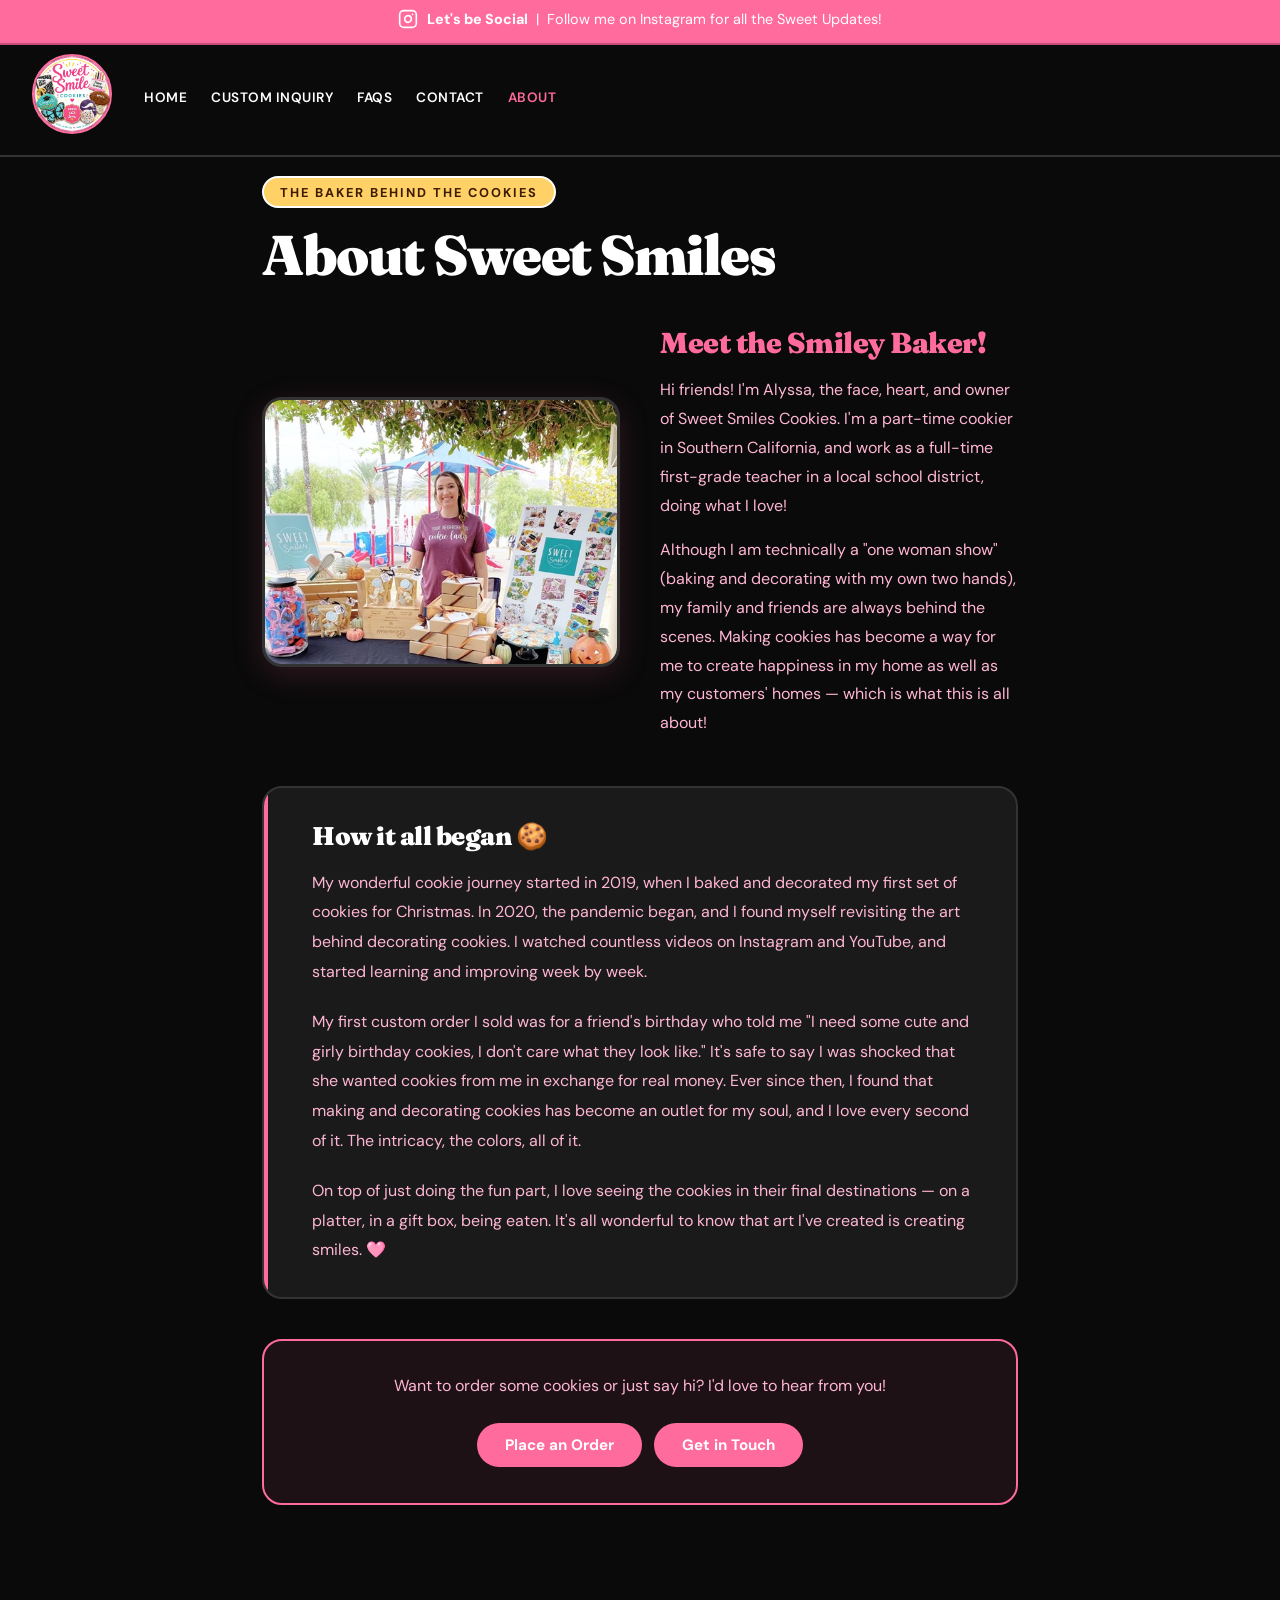
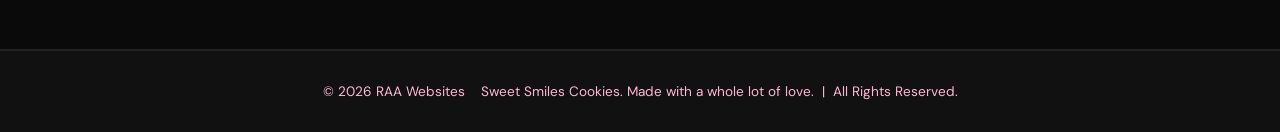
<file: about.html>
<!-- © 2026 RAA Websites. All Rights Reserved. Unauthorized copying or reproduction of this website is strictly prohibited. -->
<!DOCTYPE html>
<html lang="en">
<head>
<meta charset="UTF-8">
<meta name="viewport" content="width=device-width, initial-scale=1.0">
  <meta name="author" content="RAA Websites">
  <meta name="copyright" content="© 2026 RAA Websites. All rights reserved. Unauthorized copying or reproduction of this website is strictly prohibited.">
<title>About — Sweet Smiles Cookies</title>
<link href="https://fonts.googleapis.com/css2?family=Fraunces:wght@700;900&family=DM+Sans:wght@400;500;600&display=swap" rel="stylesheet">
<style>
  *, *::before, *::after { box-sizing: border-box; margin: 0; padding: 0; }
  :root { --pink: #FF6B9D; --pink-dark: #C94D7A; --yellow: #FFD166; }
  body { font-family: 'DM Sans', sans-serif; background: #0a0a0a; color: #ffffff; overflow-x: hidden; }

  .social-bar { background: var(--pink); padding: 0.55rem 2rem; text-align: center; position: fixed; top: 0; left: 0; right: 0; z-index: 101; border-bottom: 2px solid #C94D7A; }
  .social-bar-link { display: inline-flex; align-items: center; gap: 0.6rem; text-decoration: none; color: #ffffff; font-size: 0.9rem; transition: opacity 0.2s; }
  .social-bar-link:hover { opacity: 0.85; }
  .social-bar-text strong { font-weight: 800; }

  nav { position: fixed; top: 38px; left: 0; right: 0; z-index: 100; display: flex; align-items: center; justify-content: flex-start; gap: 2rem; padding: 1rem 2rem; background: #0a0a0a; border-bottom: 2px solid #333; }
  .nav-logo img { height: 80px; width: 80px; border-radius: 50%; object-fit: cover; border: 2px solid var(--pink); }
  nav ul { list-style: none; display: flex; gap: 1.5rem; flex-wrap: wrap; }
  nav ul a { text-decoration: none; font-weight: 600; font-size: 0.85rem; color: #ffffff; letter-spacing: 0.5px; text-transform: uppercase; transition: color 0.2s; }
  nav ul a:hover, nav ul a.active { color: var(--pink); }

  /* PAGE */
  .page-wrapper { max-width: 820px; margin: 0 auto; padding: 11rem 2rem 6rem; }

  .page-label { display: inline-block; background: var(--yellow); color: #3D1C00; font-weight: 700; font-size: 0.8rem; text-transform: uppercase; letter-spacing: 2px; padding: 0.35rem 1rem; border-radius: 999px; border: 2px solid #ffffff; margin-bottom: 1rem; }

  .page-title { font-family: 'Fraunces', serif; font-size: clamp(2.2rem, 5vw, 3.5rem); font-weight: 900; letter-spacing: -1.5px; color: #ffffff; margin-bottom: 2.5rem; line-height: 1.1; }

  /* HERO PHOTO + INTRO */
  .about-hero { display: grid; grid-template-columns: 1fr 1fr; gap: 2.5rem; align-items: center; margin-bottom: 3rem; }

  .about-photo { border-radius: 20px; overflow: hidden; border: 3px solid #333; box-shadow: 0 8px 32px rgba(255,107,157,0.15); }
  .about-photo img { width: 100%; height: 100%; object-fit: cover; display: block; }

  .about-intro { display: flex; flex-direction: column; gap: 1rem; }

  .about-intro h2 { font-family: 'Fraunces', serif; font-size: 1.8rem; font-weight: 900; color: var(--pink); letter-spacing: -0.5px; line-height: 1.2; }

  .about-intro p { color: #FFB6D4; font-size: 1rem; line-height: 1.8; }

  /* STORY SECTION */
  .story-section { background: #1a1a1a; border: 2px solid #333; border-radius: 20px; padding: 2rem; margin-bottom: 2rem; position: relative; overflow: hidden; }

  .story-section::before { content: ''; position: absolute; top: 0; left: 0; width: 4px; height: 100%; background: var(--pink); border-radius: 4px 0 0 4px; }

  .story-section h2 { font-family: 'Fraunces', serif; font-size: 1.6rem; font-weight: 900; color: #ffffff; letter-spacing: -0.5px; margin-bottom: 1rem; padding-left: 1rem; }

  .story-section p { color: #FFB6D4; font-size: 1rem; line-height: 1.85; padding-left: 1rem; }

  /* CTA */
  .about-cta { text-align: center; margin-top: 2.5rem; padding: 2rem; background: rgba(255,107,157,0.08); border: 2px solid var(--pink); border-radius: 20px; }

  .about-cta p { color: #FFB6D4; font-size: 1rem; margin-bottom: 1.25rem; line-height: 1.6; }

  .btn-pink { display: inline-block; background: var(--pink); color: #ffffff; padding: 0.75rem 1.75rem; border-radius: 999px; font-weight: 700; font-size: 0.95rem; text-decoration: none; transition: background 0.2s, transform 0.15s; margin: 0.25rem; }
  .btn-pink:hover { background: var(--pink-dark); transform: translateY(-2px); }

  footer { background: #111111; color: #FFB6D4; padding: 2rem; text-align: center; font-size: 0.85rem; border-top: 2px solid #222; margin-top: 3rem; }

  @media (max-width: 720px) {
    .nav-logo img { height: 44px !important; width: 44px !important; }
    nav { gap: 0.75rem; padding: 0.6rem 0.8rem; }
    nav ul a { font-size: 0.65rem !important; letter-spacing: 0 !important; }
    nav ul { gap: 0.4rem !important; }
    .page-wrapper { padding: 10rem 1.25rem 4rem; }
    .about-hero { grid-template-columns: 1fr; }
    .about-photo { max-height: 320px; }
  }
</style>
</head>
<body>

<div class="social-bar">
  <a href="https://www.instagram.com/sweetsmilescookies" target="_blank" class="social-bar-link">
    <svg xmlns="http://www.w3.org/2000/svg" width="20" height="20" viewBox="0 0 24 24" fill="none" stroke="currentColor" stroke-width="2" stroke-linecap="round" stroke-linejoin="round">
      <rect x="2" y="2" width="20" height="20" rx="5" ry="5"></rect>
      <path d="M16 11.37A4 4 0 1 1 12.63 8 4 4 0 0 1 16 11.37z"></path>
      <line x1="17.5" y1="6.5" x2="17.51" y2="6.5"></line>
    </svg>
    <span class="social-bar-text"><strong>Let's be Social</strong> &nbsp;|&nbsp; Follow me on Instagram for all the Sweet Updates!</span>
  </a>
</div>

<nav>
  <a href="index.html" class="nav-logo">
    <img src="[data-uri]" alt="Sweet Smiles Cookies" />
  </a>
  <ul>
    <li><a href="index.html">Home</a></li>
    <li><a href="inquiry.html">Custom Inquiry</a></li>
    <li><a href="faqs.html">FAQs</a></li>
    <li><a href="contact.html">Contact</a></li>
    <li><a href="about.html" class="active">About</a></li>
  </ul>
</nav>

<div class="page-wrapper">
  <span class="page-label">The Baker Behind the Cookies</span>
  <h1 class="page-title">About Sweet Smiles</h1>

  <!-- HERO: photo + meet intro -->
  <div class="about-hero">
    <div class="about-photo">
      <img src="[data-uri]" alt="Alyssa — Sweet Smiles Cookies" />
    </div>
    <div class="about-intro">
      <h2>Meet the Smiley Baker!</h2>
      <p>Hi friends! I'm Alyssa, the face, heart, and owner of Sweet Smiles Cookies. I'm a part-time cookier in Southern California, and work as a full-time first-grade teacher in a local school district, doing what I love!</p>
      <p>Although I am technically a "one woman show" (baking and decorating with my own two hands), my family and friends are always behind the scenes. Making cookies has become a way for me to create happiness in my home as well as my customers' homes — which is what this is all about!</p>
    </div>
  </div>

  <!-- STORY -->
  <div class="story-section">
    <h2>How it all began 🍪</h2>
    <p>My wonderful cookie journey started in 2019, when I baked and decorated my first set of cookies for Christmas. In 2020, the pandemic began, and I found myself revisiting the art behind decorating cookies. I watched countless videos on Instagram and YouTube, and started learning and improving week by week.</p>
    <br>
    <p>My first custom order I sold was for a friend's birthday who told me "I need some cute and girly birthday cookies, I don't care what they look like." It's safe to say I was shocked that she wanted cookies from me in exchange for real money. Ever since then, I found that making and decorating cookies has become an outlet for my soul, and I love every second of it. The intricacy, the colors, all of it.</p>
    <br>
    <p>On top of just doing the fun part, I love seeing the cookies in their final destinations — on a platter, in a gift box, being eaten. It's all wonderful to know that art I've created is creating smiles. 🩷</p>
  </div>

  <!-- CTA -->
  <div class="about-cta">
    <p>Want to order some cookies or just say hi? I'd love to hear from you!</p>
    <a href="inquiry.html" class="btn-pink">Place an Order</a>
    <a href="contact.html" class="btn-pink">Get in Touch</a>
  </div>
</div>

<footer>
  © 2026 RAA Websites &nbsp;&nbsp; Sweet Smiles Cookies. Made with a whole lot of love. &nbsp;|&nbsp; All Rights Reserved.
</footer>


<script>
  // © 2026 RAA Websites — All Rights Reserved
  // Unauthorized copying, reproduction, or distribution of this website
  // or its contents is strictly prohibited without written permission from RAA Websites.

  // Disable right-click
  document.addEventListener('contextmenu', function(e) {
    e.preventDefault();
    alert('© 2026 RAA Websites. This content is protected by copyright.');
  });

  // Disable Ctrl+U (view source), Ctrl+S (save), Ctrl+Shift+I (dev tools)
  document.addEventListener('keydown', function(e) {
    if (
      (e.ctrlKey && e.key === 'u') ||
      (e.ctrlKey && e.key === 's') ||
      (e.ctrlKey && e.shiftKey && e.key === 'I') ||
      (e.ctrlKey && e.shiftKey && e.key === 'J') ||
      (e.ctrlKey && e.shiftKey && e.key === 'C') ||
      e.key === 'F12'
    ) {
      e.preventDefault();
      alert('© 2026 RAA Websites. This content is protected by copyright.');
    }
  });
</script>
</body>
</html>
</file>
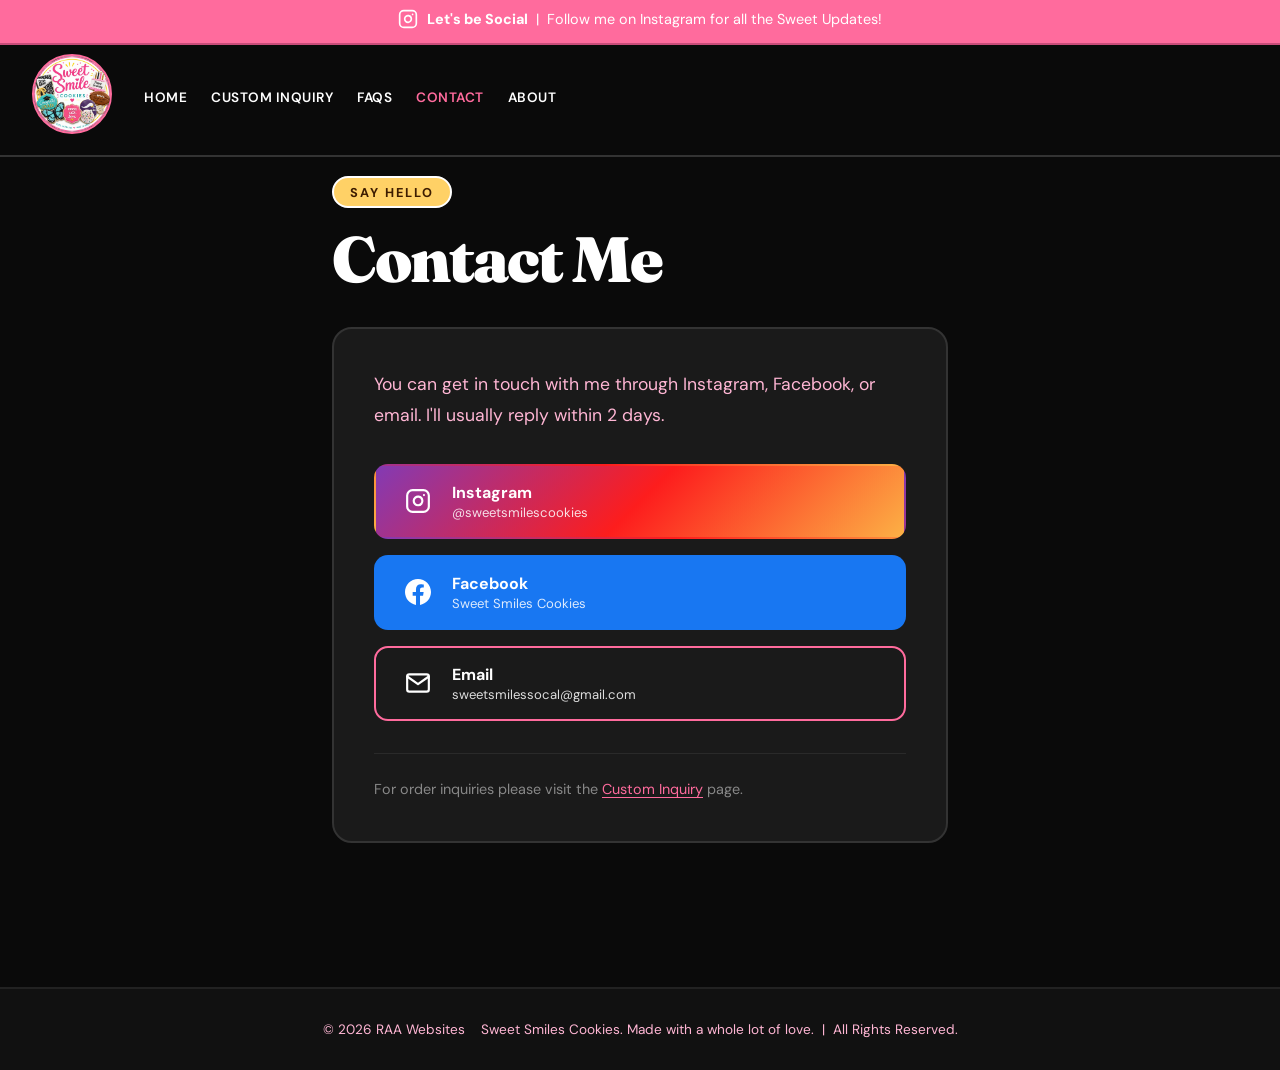
<file: contact.html>
<!-- © 2026 RAA Websites. All Rights Reserved. Unauthorized copying or reproduction of this website is strictly prohibited. -->
<!DOCTYPE html>
<html lang="en">
<head>
<meta charset="UTF-8">
<meta name="viewport" content="width=device-width, initial-scale=1.0">
  <meta name="author" content="RAA Websites">
  <meta name="copyright" content="© 2026 RAA Websites. All rights reserved. Unauthorized copying or reproduction of this website is strictly prohibited.">
<title>Contact — Sweet Smiles Cookies</title>
<link href="https://fonts.googleapis.com/css2?family=Fraunces:wght@700;900&family=DM+Sans:wght@400;500;600&display=swap" rel="stylesheet">
<style>
  *, *::before, *::after { box-sizing: border-box; margin: 0; padding: 0; }
  :root { --pink: #FF6B9D; --pink-dark: #C94D7A; --yellow: #FFD166; }
  body { font-family: 'DM Sans', sans-serif; background: #0a0a0a; color: #ffffff; overflow-x: hidden; }

  .social-bar { background: var(--pink); padding: 0.55rem 2rem; text-align: center; position: fixed; top: 0; left: 0; right: 0; z-index: 101; border-bottom: 2px solid #C94D7A; }
  .social-bar-link { display: inline-flex; align-items: center; gap: 0.6rem; text-decoration: none; color: #ffffff; font-size: 0.9rem; transition: opacity 0.2s; }
  .social-bar-link:hover { opacity: 0.85; }
  .social-bar-text strong { font-weight: 800; }

  nav { position: fixed; top: 38px; left: 0; right: 0; z-index: 100; display: flex; align-items: center; justify-content: flex-start; gap: 2rem; padding: 1rem 2rem; background: #0a0a0a; border-bottom: 2px solid #333; }
  .nav-logo img { height: 80px; width: 80px; border-radius: 50%; object-fit: cover; border: 2px solid var(--pink); }
  nav ul { list-style: none; display: flex; gap: 1.5rem; flex-wrap: wrap; }
  nav ul a { text-decoration: none; font-weight: 600; font-size: 0.85rem; color: #ffffff; letter-spacing: 0.5px; text-transform: uppercase; transition: color 0.2s; }
  nav ul a:hover, nav ul a.active { color: var(--pink); }

  .page-wrapper { max-width: 680px; margin: 0 auto; padding: 11rem 2rem 6rem; }

  .page-label { display: inline-block; background: var(--yellow); color: #3D1C00; font-weight: 700; font-size: 0.8rem; text-transform: uppercase; letter-spacing: 2px; padding: 0.35rem 1rem; border-radius: 999px; border: 2px solid #ffffff; margin-bottom: 1rem; }

  .page-title { font-family: 'Fraunces', serif; font-size: clamp(2.5rem, 6vw, 4rem); font-weight: 900; letter-spacing: -2px; color: #ffffff; margin-bottom: 2rem; line-height: 1.1; }

  .contact-card { background: #1a1a1a; border: 2px solid #333; border-radius: 20px; padding: 2.5rem; }

  .contact-intro { font-size: 1.1rem; color: #FFB6D4; line-height: 1.8; margin-bottom: 2rem; }
  .contact-intro a { color: var(--pink); text-decoration: underline; text-underline-offset: 3px; }
  .contact-intro a:hover { color: #ffffff; }

  .contact-channels { display: flex; flex-direction: column; gap: 1rem; margin-bottom: 2rem; }

  .channel-btn { display: flex; align-items: center; gap: 1rem; padding: 1rem 1.5rem; border-radius: 14px; text-decoration: none; font-weight: 700; font-size: 1rem; transition: transform 0.15s, opacity 0.2s; border: 2px solid transparent; }
  .channel-btn:hover { transform: translateY(-3px); opacity: 0.9; }

  .channel-instagram { background: linear-gradient(135deg, #833ab4, #fd1d1d, #fcb045); color: #ffffff; }
  .channel-facebook { background: #1877f2; color: #ffffff; }
  .channel-email { background: #1a1a1a; color: #ffffff; border-color: var(--pink); }
  .channel-email:hover { background: rgba(255,107,157,0.1); }

  .channel-icon { width: 36px; height: 36px; display: flex; align-items: center; justify-content: center; flex-shrink: 0; }

  .channel-text { display: flex; flex-direction: column; }
  .channel-name { font-size: 1rem; font-weight: 700; }
  .channel-handle { font-size: 0.82rem; opacity: 0.85; font-weight: 400; margin-top: 1px; }

  .reply-note { font-size: 0.9rem; color: #888; line-height: 1.6; padding-top: 1.5rem; border-top: 1px solid #2a2a2a; }
  .reply-note a { color: var(--pink); text-decoration: underline; text-underline-offset: 3px; }
  .reply-note a:hover { color: #ffffff; }

  footer { background: #111111; color: #FFB6D4; padding: 2rem; text-align: center; font-size: 0.85rem; border-top: 2px solid #222; margin-top: 3rem; }

  @media (max-width: 720px) {
    .nav-logo img { height: 44px !important; width: 44px !important; }
    nav { gap: 0.75rem; padding: 0.6rem 0.8rem; }
    nav ul a { font-size: 0.65rem !important; letter-spacing: 0 !important; }
    nav ul { gap: 0.4rem !important; }
    .page-wrapper { padding: 10rem 1.25rem 4rem; }
  }
</style>
</head>
<body>

<div class="social-bar">
  <a href="https://www.instagram.com/sweetsmilescookies" target="_blank" class="social-bar-link">
    <svg xmlns="http://www.w3.org/2000/svg" width="20" height="20" viewBox="0 0 24 24" fill="none" stroke="currentColor" stroke-width="2" stroke-linecap="round" stroke-linejoin="round">
      <rect x="2" y="2" width="20" height="20" rx="5" ry="5"></rect>
      <path d="M16 11.37A4 4 0 1 1 12.63 8 4 4 0 0 1 16 11.37z"></path>
      <line x1="17.5" y1="6.5" x2="17.51" y2="6.5"></line>
    </svg>
    <span class="social-bar-text"><strong>Let's be Social</strong> &nbsp;|&nbsp; Follow me on Instagram for all the Sweet Updates!</span>
  </a>
</div>

<nav>
  <a href="index.html" class="nav-logo">
    <img src="[data-uri]" alt="Sweet Smiles Cookies" />
  </a>
  <ul>
    <li><a href="index.html">Home</a></li>
    <li><a href="inquiry.html">Custom Inquiry</a></li>
    <li><a href="faqs.html">FAQs</a></li>
    <li><a href="contact.html" class="active">Contact</a></li>
    <li><a href="about.html">About</a></li>
  </ul>
</nav>

<div class="page-wrapper">
  <span class="page-label">Say Hello</span>
  <h1 class="page-title">Contact Me</h1>

  <div class="contact-card">
    <p class="contact-intro">
      You can get in touch with me through Instagram, Facebook, or email. I'll usually reply within 2 days.
    </p>

    <div class="contact-channels">

      <!-- Instagram -->
      <a href="https://www.instagram.com/sweetsmilescookies" target="_blank" class="channel-btn channel-instagram">
        <span class="channel-icon">
          <svg xmlns="http://www.w3.org/2000/svg" width="26" height="26" viewBox="0 0 24 24" fill="none" stroke="currentColor" stroke-width="2" stroke-linecap="round" stroke-linejoin="round">
            <rect x="2" y="2" width="20" height="20" rx="5" ry="5"></rect>
            <path d="M16 11.37A4 4 0 1 1 12.63 8 4 4 0 0 1 16 11.37z"></path>
            <line x1="17.5" y1="6.5" x2="17.51" y2="6.5"></line>
          </svg>
        </span>
        <span class="channel-text">
          <span class="channel-name">Instagram</span>
          <span class="channel-handle">@sweetsmilescookies</span>
        </span>
      </a>

      <!-- Facebook -->
      <a href="https://www.facebook.com/sweetsmilescookies/" target="_blank" class="channel-btn channel-facebook">
        <span class="channel-icon">
          <svg xmlns="http://www.w3.org/2000/svg" width="26" height="26" viewBox="0 0 24 24" fill="currentColor">
            <path d="M24 12.073c0-6.627-5.373-12-12-12s-12 5.373-12 12c0 5.99 4.388 10.954 10.125 11.854v-8.385H7.078v-3.47h3.047V9.43c0-3.007 1.792-4.669 4.533-4.669 1.312 0 2.686.235 2.686.235v2.953H15.83c-1.491 0-1.956.925-1.956 1.874v2.25h3.328l-.532 3.47h-2.796v8.385C19.612 23.027 24 18.062 24 12.073z"/>
          </svg>
        </span>
        <span class="channel-text">
          <span class="channel-name">Facebook</span>
          <span class="channel-handle">Sweet Smiles Cookies</span>
        </span>
      </a>

      <!-- Email -->
      <a href="mailto:sweetsmilessocal@gmail.com" class="channel-btn channel-email">
        <span class="channel-icon">
          <svg xmlns="http://www.w3.org/2000/svg" width="26" height="26" viewBox="0 0 24 24" fill="none" stroke="currentColor" stroke-width="2" stroke-linecap="round" stroke-linejoin="round">
            <path d="M4 4h16c1.1 0 2 .9 2 2v12c0 1.1-.9 2-2 2H4c-1.1 0-2-.9-2-2V6c0-1.1.9-2 2-2z"></path>
            <polyline points="22,6 12,13 2,6"></polyline>
          </svg>
        </span>
        <span class="channel-text">
          <span class="channel-name">Email</span>
          <span class="channel-handle">sweetsmilessocal@gmail.com</span>
        </span>
      </a>

    </div>

    <p class="reply-note">
      For order inquiries please visit the <a href="inquiry.html">Custom Inquiry</a> page.
    </p>
  </div>
</div>

<footer>
  © 2026 RAA Websites &nbsp;&nbsp; Sweet Smiles Cookies. Made with a whole lot of love. &nbsp;|&nbsp; All Rights Reserved.
</footer>


<script>
  // © 2026 RAA Websites — All Rights Reserved
  // Unauthorized copying, reproduction, or distribution of this website
  // or its contents is strictly prohibited without written permission from RAA Websites.

  // Disable right-click
  document.addEventListener('contextmenu', function(e) {
    e.preventDefault();
    alert('© 2026 RAA Websites. This content is protected by copyright.');
  });

  // Disable Ctrl+U (view source), Ctrl+S (save), Ctrl+Shift+I (dev tools)
  document.addEventListener('keydown', function(e) {
    if (
      (e.ctrlKey && e.key === 'u') ||
      (e.ctrlKey && e.key === 's') ||
      (e.ctrlKey && e.shiftKey && e.key === 'I') ||
      (e.ctrlKey && e.shiftKey && e.key === 'J') ||
      (e.ctrlKey && e.shiftKey && e.key === 'C') ||
      e.key === 'F12'
    ) {
      e.preventDefault();
      alert('© 2026 RAA Websites. This content is protected by copyright.');
    }
  });
</script>
</body>
</html>
</file>
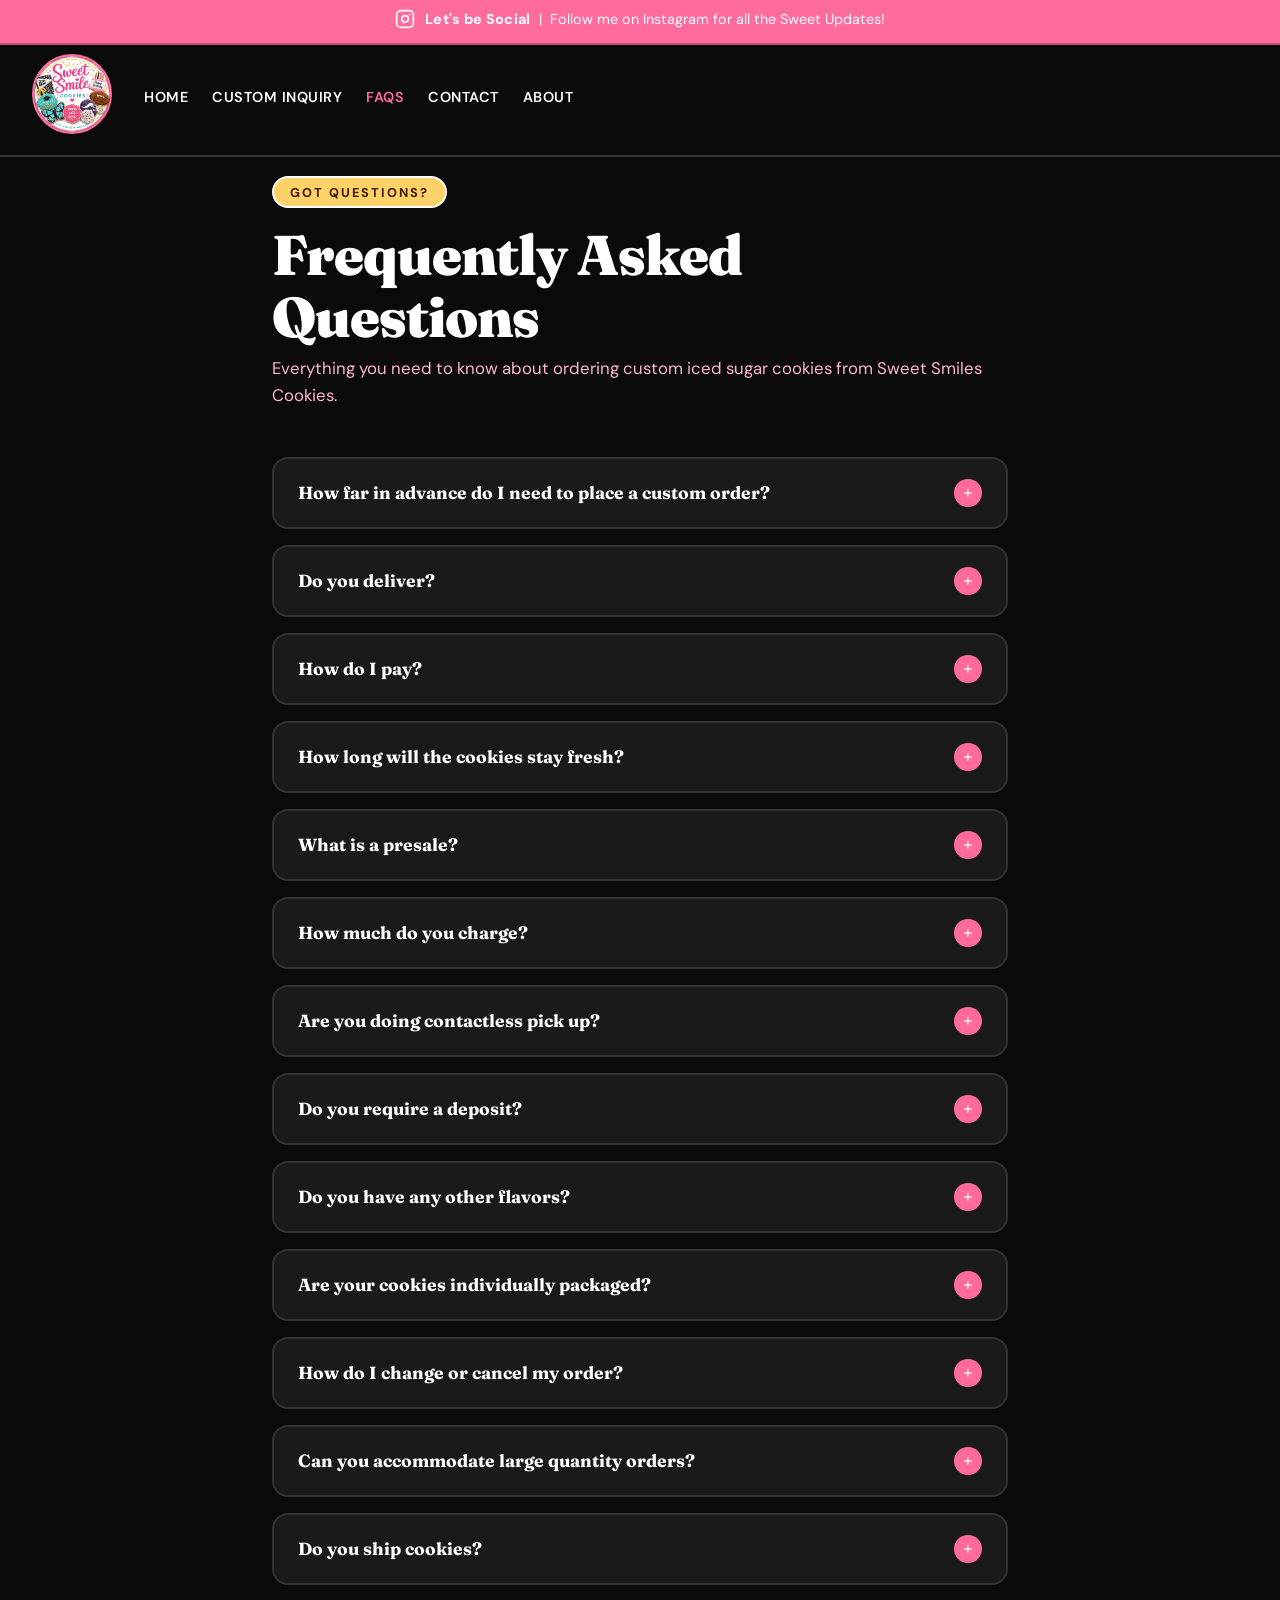
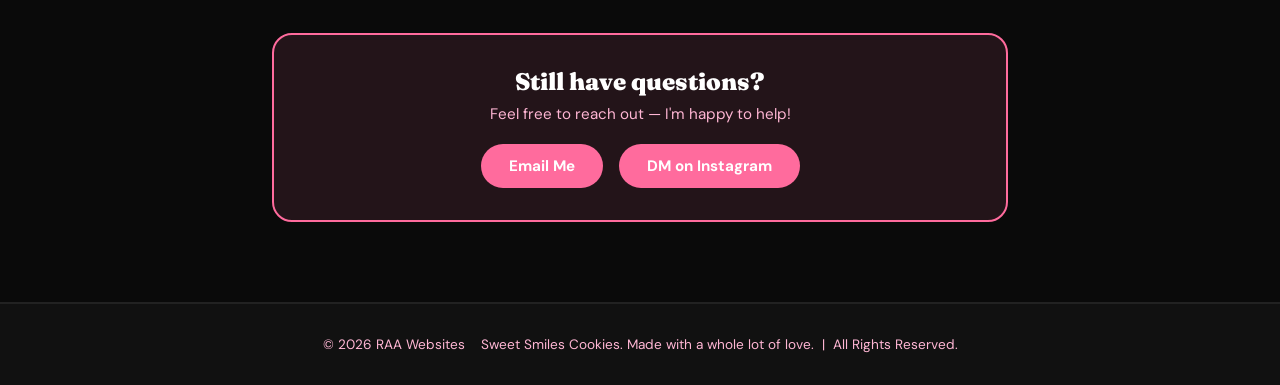
<file: faqs.html>
<!-- © 2026 RAA Websites. All Rights Reserved. Unauthorized copying or reproduction of this website is strictly prohibited. -->
<!DOCTYPE html>
<html lang="en">
<head>
<meta charset="UTF-8">
<meta name="viewport" content="width=device-width, initial-scale=1.0">
  <meta name="author" content="RAA Websites">
  <meta name="copyright" content="© 2026 RAA Websites. All rights reserved. Unauthorized copying or reproduction of this website is strictly prohibited.">
<title>FAQs — Sweet Smiles Cookies</title>
<link href="https://fonts.googleapis.com/css2?family=Fraunces:wght@700;900&family=DM+Sans:wght@400;500;600&display=swap" rel="stylesheet">
<style>
  *, *::before, *::after { box-sizing: border-box; margin: 0; padding: 0; }

  :root {
    --cream: #0a0a0a;
    --pink: #FF6B9D;
    --pink-dark: #C94D7A;
    --yellow: #FFD166;
    --brown: #ffffff;
    --warm-white: #111111;
  }

  body {
    font-family: 'DM Sans', sans-serif;
    background: #0a0a0a;
    color: #ffffff;
    overflow-x: hidden;
  }

  /* SOCIAL BAR */
  .social-bar {
    background: var(--pink);
    padding: 0.55rem 2rem;
    text-align: center;
    position: fixed;
    top: 0;
    left: 0;
    right: 0;
    z-index: 101;
    border-bottom: 2px solid #C94D7A;
  }

  .social-bar-link {
    display: inline-flex;
    align-items: center;
    gap: 0.6rem;
    text-decoration: none;
    color: #ffffff;
    font-size: 0.9rem;
    transition: opacity 0.2s;
  }

  .social-bar-link:hover { opacity: 0.85; }

  .social-bar-text strong {
    font-weight: 800;
    letter-spacing: 0.3px;
  }

  /* NAV */
  nav {
    position: fixed;
    top: 38px; left: 0; right: 0;
    z-index: 100;
    display: flex;
    align-items: center;
    justify-content: flex-start;
    gap: 2rem;
    padding: 1rem 2rem;
    background: #0a0a0a;
    border-bottom: 2px solid #333;
  }

  .nav-logo img {
    height: 80px;
    width: 80px;
    border-radius: 50%;
    object-fit: cover;
    border: 2px solid var(--pink);
  }

  nav ul {
    list-style: none;
    display: flex;
    gap: 1.5rem;
    flex-wrap: wrap;
  }

  nav ul a {
    text-decoration: none;
    font-weight: 600;
    font-size: 0.9rem;
    color: #ffffff;
    letter-spacing: 0.5px;
    text-transform: uppercase;
    transition: color 0.2s;
  }

  nav ul a:hover, nav ul a.active { color: var(--pink); }

  /* PAGE CONTENT */
  .page-wrapper {
    max-width: 800px;
    margin: 0 auto;
    padding: 11rem 2rem 5rem;
  }

  .page-label {
    display: inline-block;
    background: var(--yellow);
    color: #3D1C00;
    font-weight: 700;
    font-size: 0.8rem;
    text-transform: uppercase;
    letter-spacing: 2px;
    padding: 0.35rem 1rem;
    border-radius: 999px;
    border: 2px solid #ffffff;
    margin-bottom: 1rem;
  }

  .page-title {
    font-family: 'Fraunces', serif;
    font-size: clamp(2rem, 5vw, 3.5rem);
    font-weight: 900;
    letter-spacing: -1px;
    color: #ffffff;
    margin-bottom: 0.5rem;
    line-height: 1.1;
  }

  .page-subtitle {
    color: #FFB6D4;
    font-size: 1.05rem;
    margin-bottom: 3rem;
    line-height: 1.6;
  }

  /* FAQ ITEMS */
  .faq-list {
    display: flex;
    flex-direction: column;
    gap: 1rem;
  }

  .faq-item {
    background: #1a1a1a;
    border: 2px solid #333;
    border-radius: 16px;
    overflow: hidden;
    transition: border-color 0.2s;
  }

  .faq-item:hover {
    border-color: var(--pink);
  }

  .faq-question {
    width: 100%;
    background: none;
    border: none;
    padding: 1.25rem 1.5rem;
    text-align: left;
    cursor: pointer;
    display: flex;
    align-items: center;
    justify-content: space-between;
    gap: 1rem;
    color: #ffffff;
    font-family: 'Fraunces', serif;
    font-size: 1.1rem;
    font-weight: 700;
    line-height: 1.3;
  }

  .faq-question:hover {
    color: var(--pink);
  }

  .faq-icon {
    flex-shrink: 0;
    width: 28px;
    height: 28px;
    background: var(--pink);
    border-radius: 50%;
    display: flex;
    align-items: center;
    justify-content: center;
    font-size: 1.1rem;
    font-weight: 700;
    color: white;
    transition: transform 0.3s, background 0.2s;
    line-height: 1;
  }

  .faq-item.open .faq-icon {
    transform: rotate(45deg);
    background: var(--pink-dark);
  }

  .faq-answer {
    max-height: 0;
    overflow: hidden;
    transition: max-height 0.35s ease, padding 0.2s;
  }

  .faq-item.open .faq-answer {
    max-height: 500px;
  }

  .faq-answer-inner {
    padding: 0 1.5rem 1.25rem;
    color: #FFB6D4;
    font-size: 0.97rem;
    line-height: 1.75;
    border-top: 1px solid #333;
    padding-top: 1rem;
  }

  .faq-answer-inner a {
    color: var(--pink);
    text-decoration: underline;
    text-underline-offset: 3px;
  }

  .faq-answer-inner a:hover {
    color: #ffffff;
  }

  /* CTA */
  .faq-cta {
    margin-top: 3rem;
    background: rgba(255, 107, 157, 0.1);
    border: 2px solid var(--pink);
    border-radius: 20px;
    padding: 2rem;
    text-align: center;
  }

  .faq-cta h3 {
    font-family: 'Fraunces', serif;
    font-size: 1.5rem;
    font-weight: 900;
    color: #ffffff;
    margin-bottom: 0.5rem;
  }

  .faq-cta p {
    color: #FFB6D4;
    margin-bottom: 1.25rem;
    font-size: 0.95rem;
  }

  .btn-pink {
    display: inline-block;
    background: var(--pink);
    color: #ffffff;
    padding: 0.75rem 1.75rem;
    border-radius: 999px;
    font-weight: 700;
    font-size: 0.95rem;
    text-decoration: none;
    transition: background 0.2s, transform 0.15s;
  }

  .btn-pink:hover {
    background: var(--pink-dark);
    transform: translateY(-2px);
  }

  /* FOOTER */
  footer {
    background: #111111;
    color: #ffffff;
    padding: 2rem;
    text-align: center;
    font-size: 0.85rem;
    color: #FFB6D4;
    border-top: 2px solid #222;
  }

  /* RESPONSIVE */
  @media (max-width: 720px) {
    .nav-logo img { height: 44px !important; width: 44px !important; }
    nav { gap: 0.75rem; padding: 0.6rem 0.8rem; }
    nav ul a { font-size: 0.65rem !important; letter-spacing: 0 !important; }
    nav ul { gap: 0.4rem !important; }
    nav ul { display: flex; flex-wrap: wrap; gap: 0.6rem; }
    .page-wrapper { padding: 10rem 1.25rem 4rem; }
  }
</style>
</head>
<body>

<!-- SOCIAL BAR -->
<div class="social-bar">
  <a href="https://www.instagram.com/sweetsmilescookies" target="_blank" class="social-bar-link">
    <svg xmlns="http://www.w3.org/2000/svg" width="20" height="20" viewBox="0 0 24 24" fill="none" stroke="currentColor" stroke-width="2" stroke-linecap="round" stroke-linejoin="round">
      <rect x="2" y="2" width="20" height="20" rx="5" ry="5"></rect>
      <path d="M16 11.37A4 4 0 1 1 12.63 8 4 4 0 0 1 16 11.37z"></path>
      <line x1="17.5" y1="6.5" x2="17.51" y2="6.5"></line>
    </svg>
    <span class="social-bar-text"><strong>Let's be Social</strong> &nbsp;|&nbsp; Follow me on Instagram for all the Sweet Updates!</span>
  </a>
</div>

<!-- NAV -->
<nav>
  <a href="index.html" class="nav-logo">
    <img src="[data-uri]" alt="Sweet Smiles Cookies" />
  </a>
  <ul>
    <li><a href="index.html">Home</a></li>
    <li><a href="inquiry.html">Custom Inquiry</a></li>
    <li><a href="faqs.html" class="active">FAQs</a></li>
    <li><a href="contact.html">Contact</a></li>
    <li><a href="about.html">About</a></li>
  </ul>
</nav>

<!-- PAGE CONTENT -->
<div class="page-wrapper">
  <span class="page-label">Got Questions?</span>
  <h1 class="page-title">Frequently Asked<br>Questions</h1>
  <p class="page-subtitle">Everything you need to know about ordering custom iced sugar cookies from Sweet Smiles Cookies.</p>

  <div class="faq-list">

    <div class="faq-item">
      <button class="faq-question" onclick="toggleFAQ(this)">
        How far in advance do I need to place a custom order?
        <span class="faq-icon">+</span>
      </button>
      <div class="faq-answer">
        <div class="faq-answer-inner">
          About 2–3 weeks is required for custom order requests. However, the sooner the better!
        </div>
      </div>
    </div>

    <div class="faq-item">
      <button class="faq-question" onclick="toggleFAQ(this)">
        Do you deliver?
        <span class="faq-icon">+</span>
      </button>
      <div class="faq-answer">
        <div class="faq-answer-inner">
          I deliver to Canyon Lake homes inside the gates for free. Outside of the lake, I charge $5–$15 for deliveries depending on distance.
        </div>
      </div>
    </div>

    <div class="faq-item">
      <button class="faq-question" onclick="toggleFAQ(this)">
        How do I pay?
        <span class="faq-icon">+</span>
      </button>
      <div class="faq-answer">
        <div class="faq-answer-inner">
          Once we've confirmed your order, you can pay using Venmo or PayPal (no cash).
        </div>
      </div>
    </div>

    <div class="faq-item">
      <button class="faq-question" onclick="toggleFAQ(this)">
        How long will the cookies stay fresh?
        <span class="faq-icon">+</span>
      </button>
      <div class="faq-answer">
        <div class="faq-answer-inner">
          About 2–3 weeks if each cookie remains in its heat-sealed packaging. It's usually a little longer, but this is the timeline I've tested personally.
        </div>
      </div>
    </div>

    <div class="faq-item">
      <button class="faq-question" onclick="toggleFAQ(this)">
        What is a presale?
        <span class="faq-icon">+</span>
      </button>
      <div class="faq-answer">
        <div class="faq-answer-inner">
          This is how I sell cookies that are not custom. It allows everyone to get cookies at lower prices, try different flavors, and get some cookies just because!<br><br>
          I usually post samples a few weeks before pick up, then you would scroll through pictures, decide what you'd like, and pay to secure your order. The best way to stay in the loop and give input (I do a lot of polls!) is to follow me on <a href="https://instagram.com/sweetsmilescookies" target="_blank">Instagram</a>!
        </div>
      </div>
    </div>

    <div class="faq-item">
      <button class="faq-question" onclick="toggleFAQ(this)">
        How much do you charge?
        <span class="faq-icon">+</span>
      </button>
      <div class="faq-answer">
        <div class="faq-answer-inner">
          You can view my pricing on the <a href="https://sweetsmilescookies.net/customs" target="_blank">Custom Inquiry</a> page of my website.
        </div>
      </div>
    </div>

    <div class="faq-item">
      <button class="faq-question" onclick="toggleFAQ(this)">
        Are you doing contactless pick up?
        <span class="faq-icon">+</span>
      </button>
      <div class="faq-answer">
        <div class="faq-answer-inner">
          Yes! Your cookies will be placed on the porch in a monitored area at your pick up time.
        </div>
      </div>
    </div>

    <div class="faq-item">
      <button class="faq-question" onclick="toggleFAQ(this)">
        Do you require a deposit?
        <span class="faq-icon">+</span>
      </button>
      <div class="faq-answer">
        <div class="faq-answer-inner">
          Nope! I do not require a deposit for custom cookies. Once I confirm your order, it must be paid in full by the time you pick up your cookies.
        </div>
      </div>
    </div>

    <div class="faq-item">
      <button class="faq-question" onclick="toggleFAQ(this)">
        Do you have any other flavors?
        <span class="faq-icon">+</span>
      </button>
      <div class="faq-answer">
        <div class="faq-answer-inner">
          Almond cookies are the only flavor I decorate for custom orders. Around holidays, I might try to make other flavors, but they are only sold in flash sales and pre-sales.
        </div>
      </div>
    </div>

    <div class="faq-item">
      <button class="faq-question" onclick="toggleFAQ(this)">
        Are your cookies individually packaged?
        <span class="faq-icon">+</span>
      </button>
      <div class="faq-answer">
        <div class="faq-answer-inner">
          Yes! Each cookie is always heat sealed to ensure clean, fresh cookies.
        </div>
      </div>
    </div>

    <div class="faq-item">
      <button class="faq-question" onclick="toggleFAQ(this)">
        How do I change or cancel my order?
        <span class="faq-icon">+</span>
      </button>
      <div class="faq-answer">
        <div class="faq-answer-inner">
          To change or cancel an order, please do so at least 7 days before your pick up date. Minor changes, such as pick up time (not day), only need 1–2 days notice. Cancellations can be made up to 7 days before your pick up day.<br><br>
          Send me an <a href="mailto:sweetsmilessocal@gmail.com">email</a> or DM on <a href="https://instagram.com/sweetsmilescookies" target="_blank">Instagram</a> to cancel or change an order. I usually respond within 2–3 days.
        </div>
      </div>
    </div>

    <div class="faq-item">
      <button class="faq-question" onclick="toggleFAQ(this)">
        Can you accommodate large quantity orders?
        <span class="faq-icon">+</span>
      </button>
      <div class="faq-answer">
        <div class="faq-answer-inner">
          Yes! I am the only baker and decorator, so please let me know as far in advance as possible. I will do my absolute best to cater to your event's needs.
        </div>
      </div>
    </div>

    <div class="faq-item">
      <button class="faq-question" onclick="toggleFAQ(this)">
        Do you ship cookies?
        <span class="faq-icon">+</span>
      </button>
      <div class="faq-answer">
        <div class="faq-answer-inner">
          No, I do not ship cookies due to CA Cottage Food Law regulations.
        </div>
      </div>
    </div>

  </div>

  <!-- CTA -->
  <div class="faq-cta">
    <h3>Still have questions?</h3>
    <p>Feel free to reach out — I'm happy to help!</p>
    <a href="mailto:sweetsmilessocal@gmail.com" class="btn-pink">Email Me</a>
    &nbsp;&nbsp;
    <a href="https://instagram.com/sweetsmilescookies" target="_blank" class="btn-pink">DM on Instagram</a>
  </div>
</div>

<!-- FOOTER -->
<footer>
  © 2026 RAA Websites &nbsp;&nbsp; Sweet Smiles Cookies. Made with a whole lot of love. &nbsp;|&nbsp; All Rights Reserved.
</footer>

<script>
  function toggleFAQ(btn) {
    const item = btn.closest('.faq-item');
    const isOpen = item.classList.contains('open');
    // close all
    document.querySelectorAll('.faq-item.open').forEach(el => el.classList.remove('open'));
    // open clicked if it wasn't open
    if (!isOpen) item.classList.add('open');
  }
</script>


<script>
  // © 2026 RAA Websites — All Rights Reserved
  // Unauthorized copying, reproduction, or distribution of this website
  // or its contents is strictly prohibited without written permission from RAA Websites.

  // Disable right-click
  document.addEventListener('contextmenu', function(e) {
    e.preventDefault();
    alert('© 2026 RAA Websites. This content is protected by copyright.');
  });

  // Disable Ctrl+U (view source), Ctrl+S (save), Ctrl+Shift+I (dev tools)
  document.addEventListener('keydown', function(e) {
    if (
      (e.ctrlKey && e.key === 'u') ||
      (e.ctrlKey && e.key === 's') ||
      (e.ctrlKey && e.shiftKey && e.key === 'I') ||
      (e.ctrlKey && e.shiftKey && e.key === 'J') ||
      (e.ctrlKey && e.shiftKey && e.key === 'C') ||
      e.key === 'F12'
    ) {
      e.preventDefault();
      alert('© 2026 RAA Websites. This content is protected by copyright.');
    }
  });
</script>
</body>
</html>
</file>
